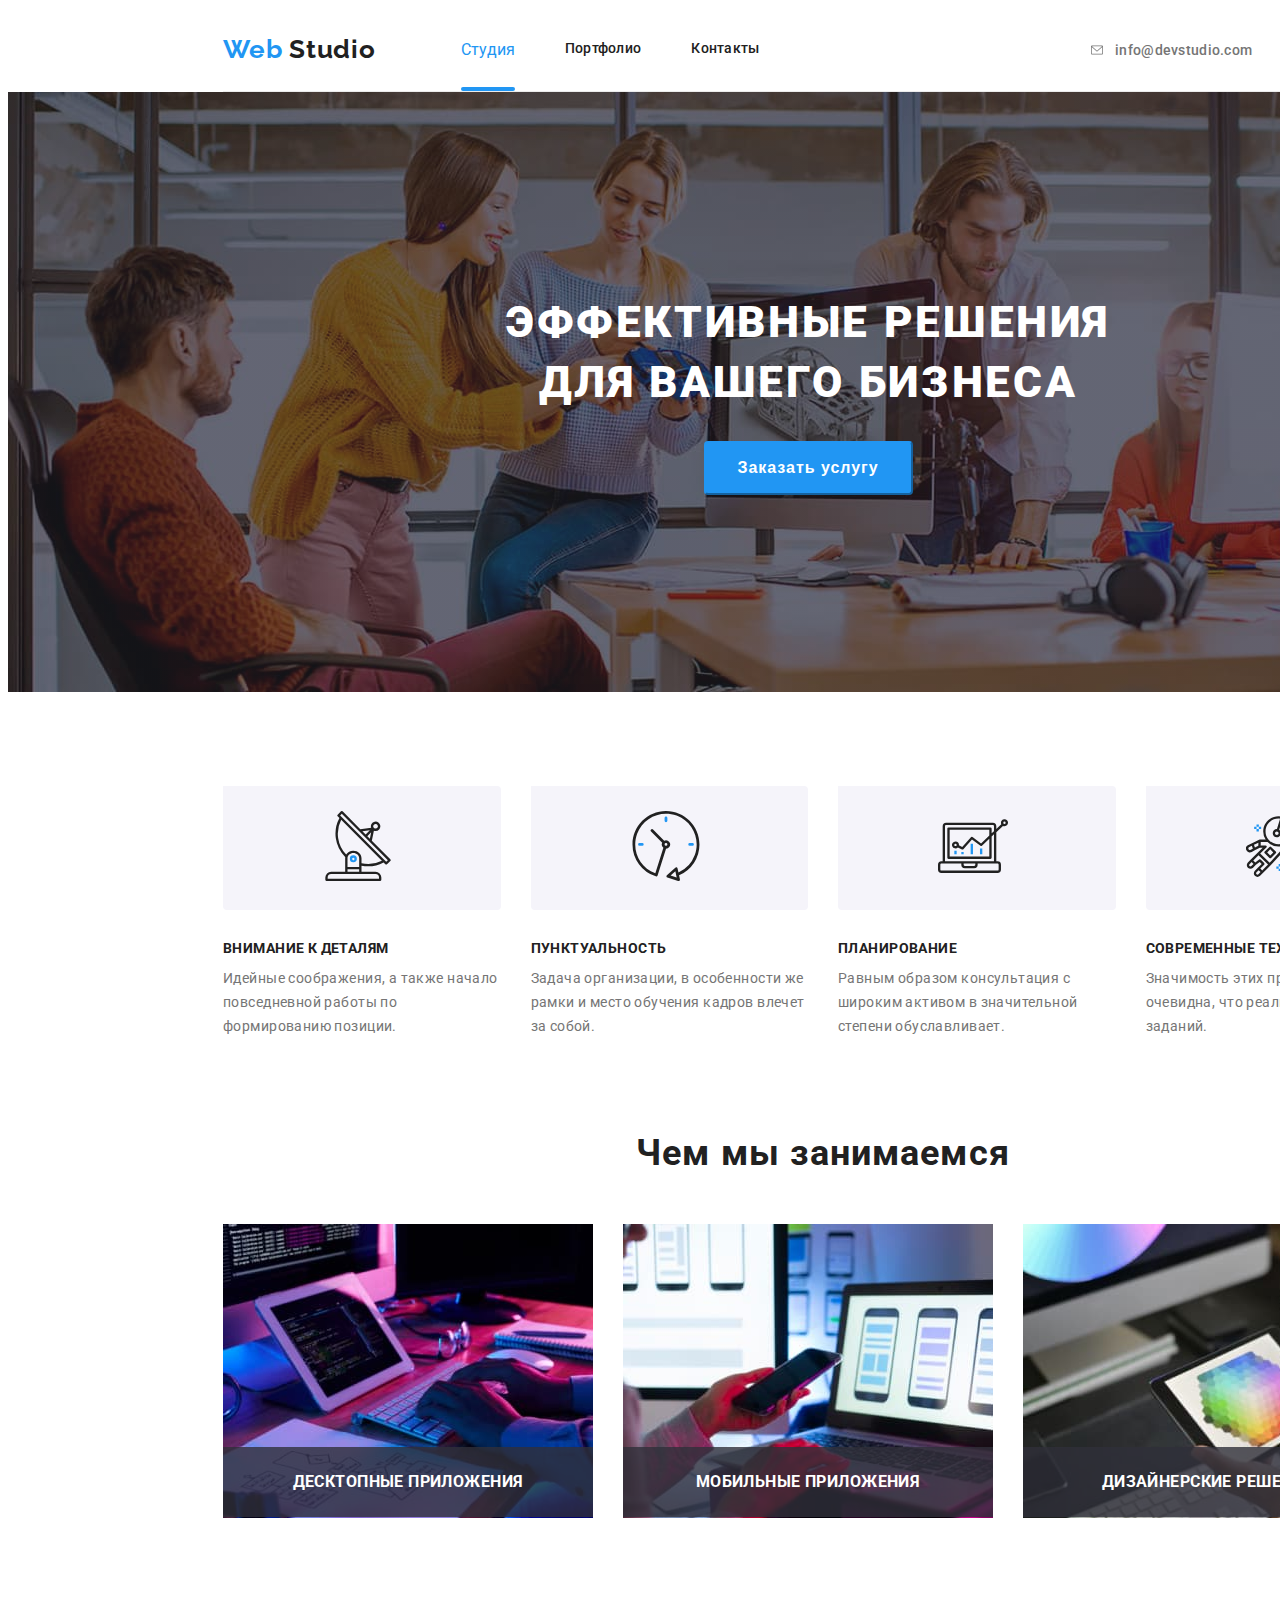
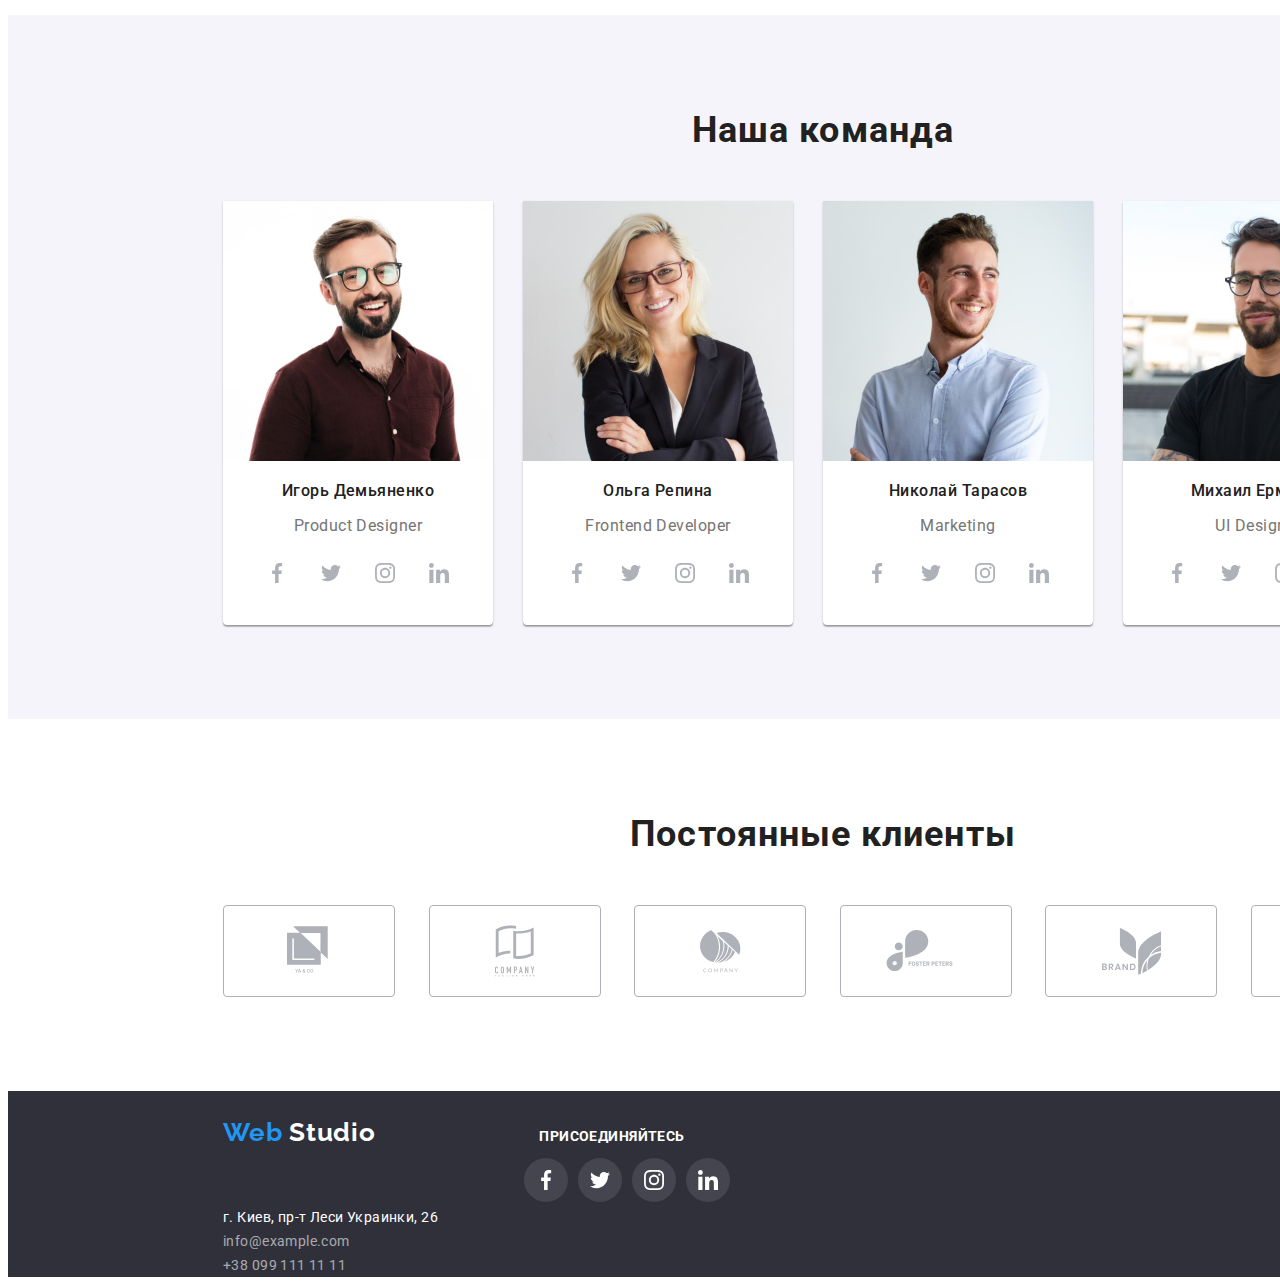
<file: index.html>
<!DOCTYPE html>
<html lang="ru">
  <head>
    <meta charset="UTF-8" />
    <meta name="viewport" content="width=device-width, initial-scale=1.0" />
    <title>Studio</title>
    <link rel="stylesheet" href="./css/styles.css" />
    <link
      href="https://fonts.googleapis.com/css2?family=Raleway:wght@700&family=Roboto:wght@400;700;900&display=swap"
      rel="stylesheet"
    />
  </head>

  <body>
    <!--шапка сайта-->
    <header>
      <div class="container">
        <nav class="main-nav">
          <a class="logo" href="/">
            <p>Web <span>Studio</span></p>
          </a>

          <ul class="list">
            <li class="list-item">
              <a href="#" class="list-link-current">Студия</a>
            </li>
            <li class="list-item">
              <a href="./portfolio.html" class="list-link">Портфолио</a>
            </li>
            <li class="list-item">
              <a href="#" class="list-link">Контакты</a>
            </li>
          </ul>

          <div class="auth-nav">
            <ul class="list">
              <li class="list-contacts">
                <a href="mailto:info@devstudio.com" class="contacts">
                  <svg style="width: 16px; height: 12px; margin-right: 10px;">
                    <use href="./images/icons/symbol-defs.svg#envelope"></use>
                  </svg>
                  info@devstudio.com
                </a>
              </li>
              <li class="list-contacts">
                <a href="tel:+380961111111" class="contacts">
                  <svg style="width: 10px; height: 16px; margin-right: 10px;">
                    <use href="./images/icons/symbol-defs.svg#smartphone"></use>
                  </svg>
                  +38 096 111 11 11</a
                >
              </li>
            </ul>
          </div>
        </nav>
      </div>
    </header>
    <main>
      <!--герой сайта-->
      <div class="container-hero">
        <section class="hero-section">
          <h1 class="hero-heading">
            Эффективные решения <br />
            для вашего бизнеса
          </h1>
          <button class="act-btn" data-modal-open>Заказать услугу</button>
        </section>
      </div>
      <!--Преимущества-->
      <section class="container">
        <h2 hidden>
          Наши преимущества
        </h2>
        <section class="benefits">
          <ul class="list">
            <li class="benefits-list">
              <div class="thumbs">
                <svg class="thumbs-icon">
                  <use
                    href="./images/icons/symbol-defs.svg#antenna"
                    width="70px"
                    height="70px"
                  ></use>
                </svg>
              </div>
              <h3 class="third-heading">Внимание к деталям</h3>
              <p class="text-p">
                Идейные соображения, а также начало повседневной работы по
                формированию позиции.
              </p>
            </li>
            <li class="benefits-list">
              <div class="thumbs">
                <svg class="thumbs-icon">
                  <use
                    href="./images/icons/symbol-defs.svg#clock"
                    width="70px"
                    height="70px"
                  ></use>
                </svg>
              </div>
              <h3 class="third-heading">Пунктуальность</h3>
              <p class="text-p">
                Задача организации, в особенности же рамки и место обучения
                кадров влечет за собой.
              </p>
            </li>
            <li class="benefits-list">
              <div class="thumbs">
                <svg class="thumbs-icon">
                  <use
                    href="./images/icons/symbol-defs.svg#diagram"
                    width="70px"
                    height="70px"
                  ></use>
                </svg>
              </div>
              <h3 class="third-heading">Планирование</h3>
              <p class="text-p">
                Равным образом консультация с широким активом в значительной
                степени обуславливает.
              </p>
            </li>
            <li class="benefits-list">
              <div class="thumbs">
                <svg class="thumbs-icon">
                  <use
                    href="./images/icons/symbol-defs.svg#astronaut"
                    width="70px"
                    height="70px"
                  ></use>
                </svg>
              </div>
              <h3 class="third-heading">Современные технологии</h3>
              <p class="text-p">
                Значимость этих проблем настолько очевидна, что реализация
                плановых заданий.
              </p>
            </li>
          </ul>
        </section>
      </section>
      <!--Чем мы занимаемся-->
      <section class="container">
        <h2 class="second-heading">Чем мы занимаемся</h2>
        <ul class="list">
          <li class="third-heading-white">
            <img src="./images/one.jpg" alt="ноутбук" />
            <h3 class="achivements">Десктопные приложения</h3>
          </li>
          <li class="third-heading-white">
            <img src="./images/two.jpg" alt="телефон" />
            <h3 class="achivements">Мобильные приложения</h3>
          </li>
          <li class="third-heading-white">
            <img src="./images/three.jpg" alt="компьютер" />
            <h3 class="achivements">Дизайнерские решения</h3>
          </li>
        </ul>
      </section>
      <!--personnel-->

      <section class="container us">
        <h2 class="second-heading">Наша команда</h2>
        <ul class="list">
          <li class="people">
            <img
              src="./images/igor.jpg"
              alt="Игорь Демьяненко"
              width="270"
              height="260"
            />
            <h3 class="names">Игорь Демьяненко</h3>
            <p class="positions">Product Designer</p>
            <ul class="list social-icons-list">
              <li class="social-icons-item">
                <a href="" class="social-icons-link" aria-label="facebook">
                  <svg class="social-icon" width="20" height="20">
                    <use href="./images/icons/symbol-defs.svg#facebook"></use>
                  </svg>
                </a>
              </li>
              <li class="social-icons-item">
                <a href="" class="social-icons-link" aria-label="twitter">
                  <svg class="social-icon" width="20" height="20">
                    <use href="./images/icons/symbol-defs.svg#twitter"></use>
                  </svg>
                </a>
              </li>
              <li class="social-icons-item">
                <a href="" class="social-icons-link" aria-label="instagram">
                  <svg class="social-icon" width="20" height="20">
                    <use href="./images/icons/symbol-defs.svg#instagram"></use>
                  </svg>
                </a>
              </li>
              <li class="social-icons-item">
                <a href="" class="social-icons-link" aria-label="linkedin">
                  <svg class="social-icon" width="20" height="20">
                    <use href="./images/icons/symbol-defs.svg#linkedin"></use>
                  </svg>
                </a>
              </li>
            </ul>
          </li>

          <li class="people">
            <img
              src="./images/olga.jpg"
              alt="Ольга Репина"
              width="270"
              height="260"
            />
            <h3 class="names">Ольга Репина</h3>
            <p class="positions">Frontend Developer</p>
            <ul class="list social-icons-list">
              <li class="social-icons-item">
                <a href="" class="social-icons-link" aria-label="facebook">
                  <svg class="social-icon" width="20" height="20">
                    <use href="./images/icons/symbol-defs.svg#facebook"></use>
                  </svg>
                </a>
              </li>
              <li class="social-icons-item">
                <a href="" class="social-icons-link" aria-label="twitter">
                  <svg class="social-icon" width="20" height="20">
                    <use href="./images/icons/symbol-defs.svg#twitter"></use>
                  </svg>
                </a>
              </li>
              <li class="social-icons-item">
                <a href="" class="social-icons-link" aria-label="instagram">
                  <svg class="social-icon" width="20" height="20">
                    <use href="./images/icons/symbol-defs.svg#instagram"></use>
                  </svg>
                </a>
              </li>
              <li class="social-icons-item">
                <a href="" class="social-icons-link" aria-label="linkedin">
                  <svg class="social-icon" width="20" height="20">
                    <use href="./images/icons/symbol-defs.svg#linkedin"></use>
                  </svg>
                </a>
              </li>
            </ul>
          </li>

          <li class="people">
            <img
              src="./images/nikolai.jpg"
              alt="Николай Тарасов"
              width="270"
              height="260"
            />
            <h3 class="names">Николай Тарасов</h3>
            <p class="positions">Marketing</p>
            <ul class="list social-icons-list">
              <li class="social-icons-item">
                <a href="" class="social-icons-link" aria-label="facebook">
                  <svg class="social-icon" width="20" height="20">
                    <use href="./images/icons/symbol-defs.svg#facebook"></use>
                  </svg>
                </a>
              </li>
              <li class="social-icons-item">
                <a href="" class="social-icons-link" aria-label="twitter">
                  <svg class="social-icon" width="20" height="20">
                    <use href="./images/icons/symbol-defs.svg#twitter"></use>
                  </svg>
                </a>
              </li>
              <li class="social-icons-item">
                <a href="" class="social-icons-link" aria-label="instagram">
                  <svg class="social-icon" width="20" height="20">
                    <use href="./images/icons/symbol-defs.svg#instagram"></use>
                  </svg>
                </a>
              </li>
              <li class="social-icons-item">
                <a href="" class="social-icons-link" aria-label="linkedin">
                  <svg class="social-icon" width="20" height="20">
                    <use href="./images/icons/symbol-defs.svg#linkedin"></use>
                  </svg>
                </a>
              </li>
            </ul>
          </li>

          <li class="people">
            <img
              src="./images/mikhail.jpg"
              alt="Михаил Ермаков"
              width="270"
              height="260"
            />
            <h3 class="names">Михаил Ермаков</h3>
            <p class="positions">UI Designer</p>
            <ul class="list social-icons-list">
              <li class="social-icons-item">
                <a href="" class="social-icons-link" aria-label="facebook">
                  <svg class="social-icon" width="20" height="20">
                    <use href="./images/icons/symbol-defs.svg#facebook"></use>
                  </svg>
                </a>
              </li>
              <li class="social-icons-item">
                <a href="" class="social-icons-link" aria-label="twitter">
                  <svg class="social-icon" width="20" height="20">
                    <use href="./images/icons/symbol-defs.svg#twitter"></use>
                  </svg>
                </a>
              </li>
              <li class="social-icons-item">
                <a href="" class="social-icons-link" aria-label="instagram">
                  <svg class="social-icon" width="20" height="20">
                    <use href="./images/icons/symbol-defs.svg#instagram"></use>
                  </svg>
                </a>
              </li>
              <li class="social-icons-item">
                <a href="" class="social-icons-link" aria-label="linkedin">
                  <svg class="social-icon" width="20" height="20">
                    <use href="./images/icons/symbol-defs.svg#linkedin"></use>
                  </svg>
                </a>
              </li>
            </ul>
          </li>
        </ul>
      </section>

      <!--Постоянные клиенты-->
      <section class="container">
        <h2 class="second-heading">Постоянные клиенты</h2>
        <ul class="list clients">
          <li class="clients">
            <a href="" class="clients-link">
              <svg style="width: 45px; height: 50px;">
                <use href="./images/icons/symbol-defs-clients.svg#logo-1"></use>
              </svg>
            </a>
          </li>
          <li class="clients">
            <a href="" class="clients-link">
              <svg style="width: 40px; height: 52px;">
                <use href="./images/icons/symbol-defs-clients.svg#logo-2"></use>
              </svg>
            </a>
          </li>
          <li class="clients">
            <a href="" class="clients-link">
              <svg style="width: 41px; height: 43px;">
                <use href="./images/icons/symbol-defs-clients.svg#logo-3"></use>
              </svg>
            </a>
          </li>
          <li class="clients">
            <a href="" class="clients-link">
              <svg style="width: 80px; height: 42px;">
                <use href="./images/icons/symbol-defs-clients.svg#logo-4"></use>
              </svg>
            </a>
          </li>
          <li class="clients">
            <a href="" class="clients-link">
              <svg style="width: 59px; height: 47px;">
                <use href="./images/icons/symbol-defs-clients.svg#logo-5"></use>
              </svg>
            </a>
          </li>
          <li class="clients">
            <a href="" class="clients-link">
              <svg style="width: 89px; height: 46px;">
                <use href="./images/icons/symbol-defs-clients.svg#logo-6"></use>
              </svg>
            </a>
          </li>
        </ul>
      </section>
    </main>
    <!--footer -->
    <footer class="container">
      <div class="footer-nav">
        <section>
          <h2 hidden>adress</h2>
          <a class="logo" href="/">
            <p>Web <span class="footer-logo">Studio</span></p>
          </a>
          <address class="adress">
            г. Киев, пр-т Леси Украинки, 26
            <a href="mailto:info@example.com" class="to-reach"
              >info@example.com</a
            >
            <br />
            <a href="tel:+380991111111" class="to-reach">+38 099 111 11 11</a>
          </address>
        </section>
        <section>
          <h2 hidden>social media</h2>
          <p class="third-heading-white footer">присоединяйтесь</p>
          <ul class="list social-icons-list">
            <li class="social-icons-item">
              <a href="" class="social-icons-link footer" aria-label="facebook">
                <svg class="social-icon footer" width="20" height="20">
                  <use href="./images/icons/symbol-defs.svg#facebook"></use>
                </svg>
              </a>
            </li>
            <li class="social-icons-item">
              <a href="" class="social-icons-link footer" aria-label="twitter">
                <svg class="social-icon footer" width="20" height="20">
                  <use href="./images/icons/symbol-defs.svg#twitter"></use>
                </svg>
              </a>
            </li>
            <li class="social-icons-item">
              <a
                href=""
                class="social-icons-link footer"
                aria-label="instagram"
              >
                <svg class="social-icon footer" width="20" height="20">
                  <use href="./images/icons/symbol-defs.svg#instagram"></use>
                </svg>
              </a>
            </li>
            <li class="social-icons-item">
              <a href="" class="social-icons-link footer" aria-label="linkedin">
                <svg class="social-icon footer" width="20" height="20">
                  <use href="./images/icons/symbol-defs.svg#linkedin"></use>
                </svg>
              </a>
            </li>
          </ul>
        </section>
        <!-- <section >
        <h2 hidden>to reach</h2>
        <p class="third-heading-white footer">Подпишитесь на рассылку</p>
        <button class="act-btn-foot">Подписаться</button>
      </section> -->
      </div>
    </footer>

    <!--модальное окно-->
    <div class="backdrop is-hidden" data-modal>
      <div class="modal">
        <button class="btn-close" data-modal-close>
          <svg
            width="11"
            height="11"
            viewBox="0 0 11 11"
            fill="none"
            xmlns="http://www.w3.org/2000/svg"
          >
            <path
              d="M11 1.10786L9.89214 0L5.5 4.39214L1.10786 0L0 1.10786L4.39214 5.5L0 9.89214L1.10786 11L5.5 6.60786L9.89214 11L11 9.89214L6.60786 5.5L11 1.10786Z"
              fill="black"
            />
          </svg>
        </button>
      </div>
    </div>
    <script src="./js/modal.js"></script>
  </body>
</html>
</file>
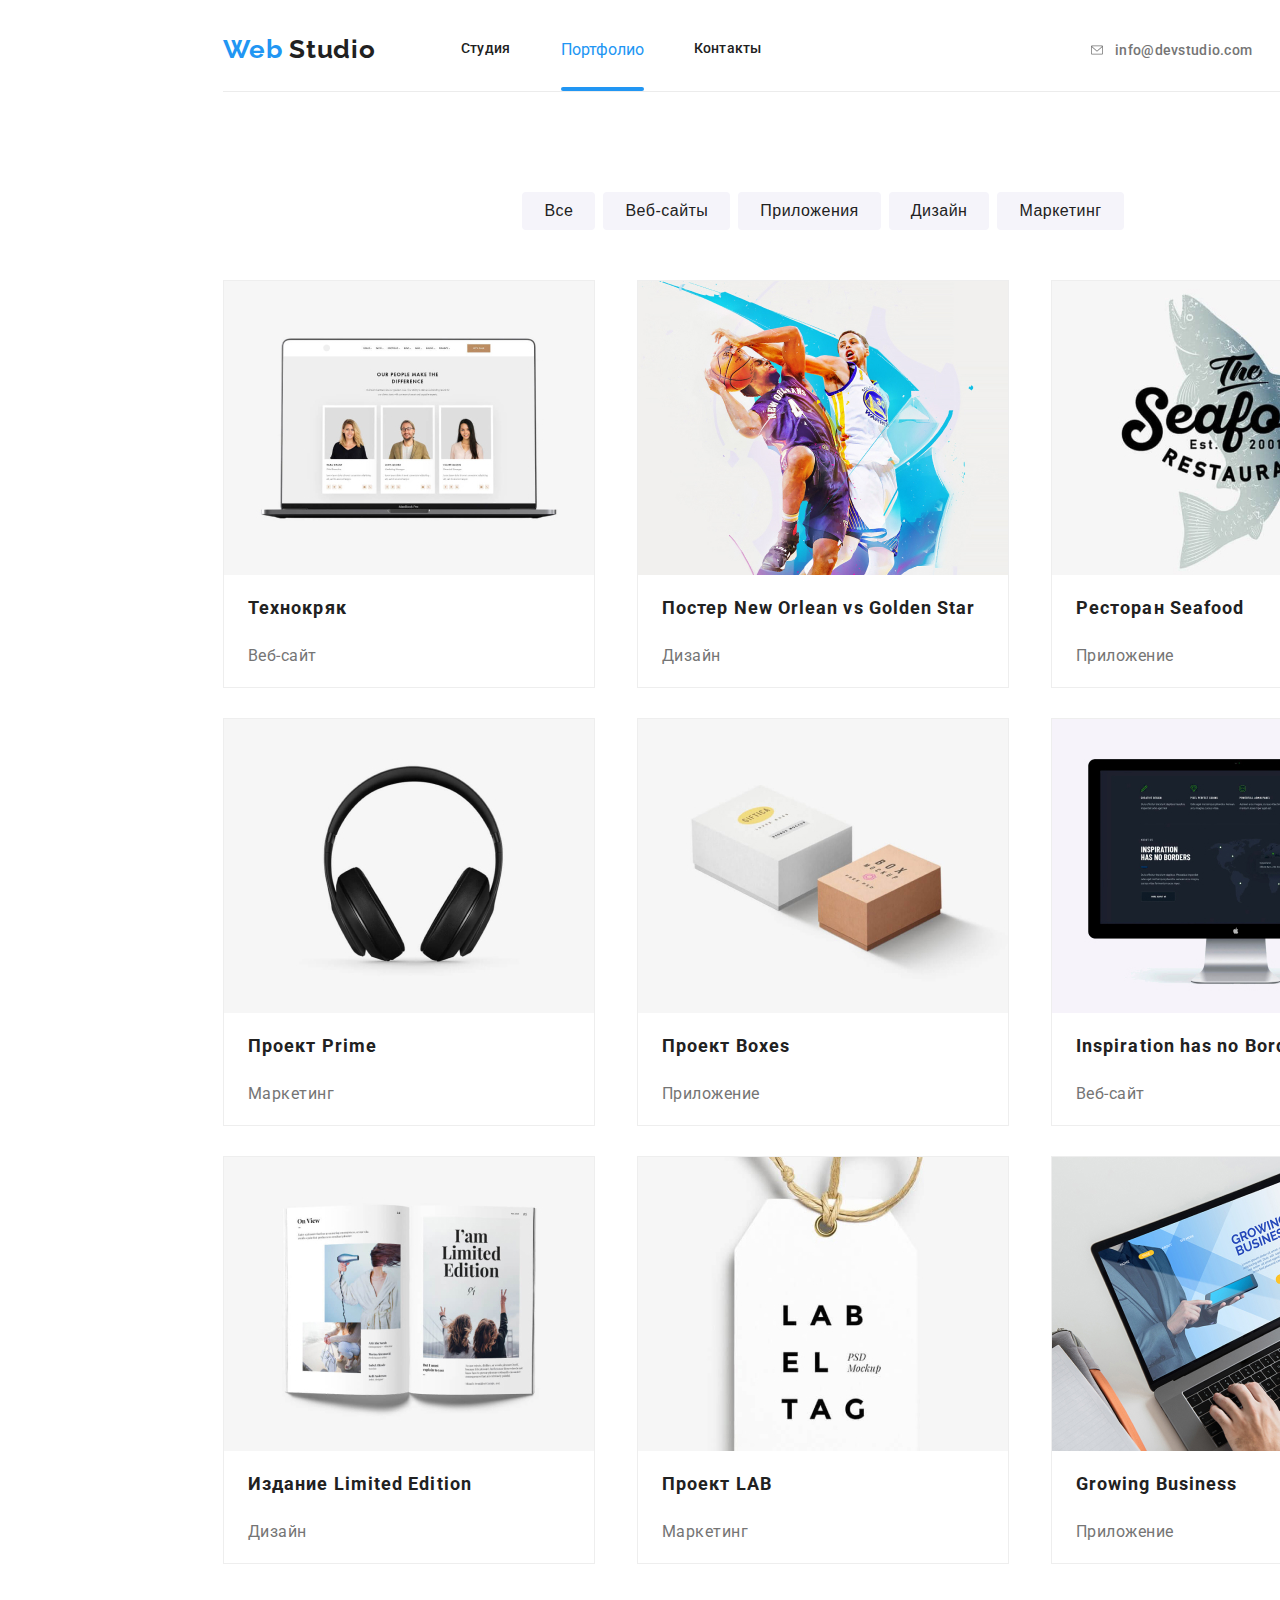
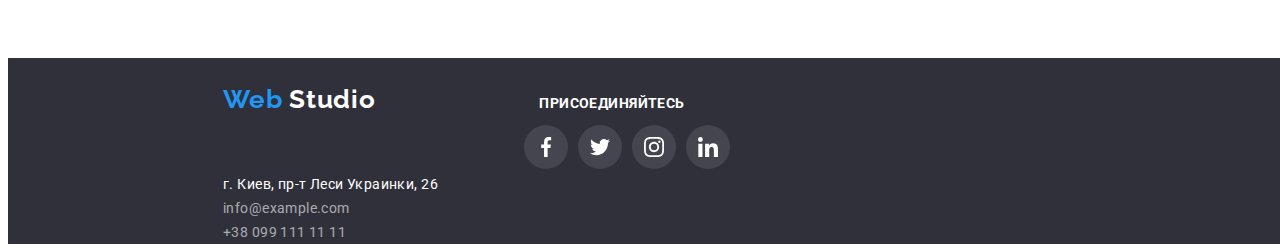
<file: portfolio.html>
<!DOCTYPE html>
<html lang="ru">
  <head>
    <meta charset="UTF-8" />
    <meta name="viewport" content="width=device-width, initial-scale=1.0" />
    <title>Portfolio</title>
    <link rel="stylesheet" href="./css/styles.css" />
    <link
      href="https://fonts.googleapis.com/css2?family=Raleway:wght@700&family=Roboto:wght@400;700;900&display=swap"
      rel="stylesheet"
    />
  </head>

  <body>
    <!--шапка сайта-->
    <header>
      <div class="container">
        <nav class="main-nav">
          <a class="logo" href="/">
            <p>Web <span>Studio</span></p>
          </a>

          <ul class="list">
            <li class="list-item">
              <a href="./index.html" class="list-link">Студия</a>
            </li>
            <li class="list-item">
              <a href="#" class="list-link-current">Портфолио</a>
            </li>
            <li class="list-item">
              <a href="#" class="list-link">Контакты</a>
            </li>
          </ul>

          <div class="auth-nav">
            <ul class="list">
              <li class="list-contacts">
                <a href="mailto:info@devstudio.com" class="contacts">
                  <svg style="width: 16px; height: 12px; margin-right: 10px;">
                    <use href="./images/icons/symbol-defs.svg#envelope"></use>
                  </svg>
                  info@devstudio.com
                </a>
              </li>
              <li class="list-contacts">
                <a href="tel:+380961111111" class="contacts">
                  <svg style="width: 10px; height: 16px; margin-right: 10px;">
                    <use href="./images/icons/symbol-defs.svg#smartphone"></use>
                  </svg>
                  +38 096 111 11 11</a
                >
              </li>
            </ul>
          </div>
        </nav>
      </div>
    </header>

    <!--наши работы-->
    <main>
      <div class="container btns">
        <h1 hidden>Our projects</h1>
        <button type="button" class="filters">Все</button>
        <button type="button" class="filters">Веб-сайты</button>
        <button type="button" class="filters">Приложения</button>
        <button type="button" class="filters">Дизайн</button>
        <button type="button" class="filters">Маркетинг</button>
      </div>
      <section>
        <h2 hidden>gallery</h2>
        <div class="container portfolio">
          <ul class="list portfolio">
            <li class="portfolio-item">
              <a href="" class="portfolio-link">
                <div class="overlay">
                  <p class="full-descr">
                    Технокряк это современная площадка распространения
                    коронавируса. Компании используют эту платформу для
                    цифрового шпионажа и атак на защищённые сервера конкурентов.
                  </p>
                  <img
                    src="./images/technocriak.jpg"
                    alt="people"
                    width="370"
                    height="294"
                  />
                </div>
                <h2 class="works">Технокряк</h2>
                <p class="work-descr">Веб-сайт</p>
              </a>
            </li>
            <li class="portfolio-item">
              <a href="#" class="portfolio-link">
                <div class="overlay">
                  <p class="full-descr">
                    Технокряк это современная площадка распространения
                    коронавируса. Компании используют эту платформу для
                    цифрового шпионажа и атак на защищённые сервера конкурентов.
                  </p>
                  <img
                    src="./images/no-vs-gs.jpg"
                    alt="basketball"
                    width="370"
                    height="294"
                  />
                </div>
                <h2 class="works">Постер New Orlean vs Golden Star</h2>
                <p class="work-descr">Дизайн</p>
              </a>
            </li>
            <li class="portfolio-item">
              <a href="#" class="portfolio-link">
                <div class="overlay">
                  <p class="full-descr">
                    Технокряк это современная площадка распространения
                    коронавируса. Компании используют эту платформу для
                    цифрового шпионажа и атак на защищённые сервера конкурентов.
                  </p>
                  <img
                    src="./images/seafood.jpg"
                    alt="fish"
                    width="370"
                    height="294"
                  />
                </div>
                <h2 class="works">Ресторан Seafood</h2>
                <p class="work-descr">Приложение</p>
              </a>
            </li>
            <li class="portfolio-item">
              <a href="#" class="portfolio-link">
                <div class="overlay">
                  <p class="full-descr">
                    Технокряк это современная площадка распространения
                    коронавируса. Компании используют эту платформу для
                    цифрового шпионажа и атак на защищённые сервера конкурентов.
                  </p>
                  <img
                    src="./images/prime-ears.jpg"
                    alt="ear-tabs"
                    width="370"
                    height="294"
                  />
                </div>
                <h2 class="works">Проект Prime</h2>
                <p class="work-descr">Маркетинг</p>
              </a>
            </li>
            <li class="portfolio-item">
              <a href="#" class="portfolio-link">
                <div class="overlay">
                  <p class="full-descr">
                    Технокряк это современная площадка распространения
                    коронавируса. Компании используют эту платформу для
                    цифрового шпионажа и атак на защищённые сервера конкурентов.
                  </p>
                  <img
                    src="./images/boxes.jpg"
                    alt="boxes"
                    width="370"
                    height="294"
                  />
                </div>
                <h2 class="works">Проект Boxes</h2>
                <p class="work-descr">Приложение</p>
              </a>
            </li>
            <li class="portfolio-item">
              <a href="#" class="portfolio-link">
                <div class="overlay">
                  <p class="full-descr">
                    Технокряк это современная площадка распространения
                    коронавируса. Компании используют эту платформу для
                    цифрового шпионажа и атак на защищённые сервера конкурентов.
                  </p>
                  <img
                    src="./images/inspir.jpg"
                    alt="monitor"
                    width="370"
                    height="294"
                  />
                </div>
                <h2 class="works">Inspiration has no Borders</h2>
                <p class="work-descr">Веб-сайт</p>
              </a>
            </li>
            <li class="portfolio-item">
              <a href="#" class="portfolio-link">
                <div class="overlay">
                  <p class="full-descr">
                    Технокряк это современная площадка распространения
                    коронавируса. Компании используют эту платформу для
                    цифрового шпионажа и атак на защищённые сервера конкурентов.
                  </p>
                  <img
                    src="./images/limited.jpg"
                    alt="journal"
                    width="370"
                    height="294"
                  />
                </div>
                <h2 class="works">Издание Limited Edition</h2>
                <p class="work-descr">Дизайн</p>
              </a>
            </li>
            <li class="portfolio-item">
              <a href="#" class="portfolio-link">
                <div class="overlay">
                  <p class="full-descr">
                    Технокряк это современная площадка распространения
                    коронавируса. Компании используют эту платформу для
                    цифрового шпионажа и атак на защищённые сервера конкурентов.
                  </p>
                  <img
                    src="./images/lab.jpg"
                    alt="label"
                    width="370"
                    height="294"
                  />
                </div>
                <h2 class="works">Проект LAB</h2>
                <p class="work-descr">Маркетинг</p>
              </a>
            </li>
            <li class="portfolio-item">
              <a href="#" class="portfolio-link">
                <div class="overlay">
                  <p class="full-descr">
                    Технокряк это современная площадка распространения
                    коронавируса. Компании используют эту платформу для
                    цифрового шпионажа и атак на защищённые сервера конкурентов.
                  </p>
                  <img
                    src="./images/GrowBusi.jpg"
                    alt="note-typing"
                    width="370"
                    height="294"
                  />
                </div>
                <h2 class="works">Growing Business</h2>
                <p class="work-descr">Приложение</p>
              </a>
            </li>
          </ul>
        </div>
      </section>
    </main>

    <!--footer -->
    <footer class="container">
      <div class="footer-nav">
        <section>
          <h2 hidden>adress</h2>
          <a class="logo" href="/">
            <p>Web <span class="footer-logo">Studio</span></p>
          </a>
          <address class="adress">
            г. Киев, пр-т Леси Украинки, 26
            <a href="mailto:info@example.com" class="to-reach"
              >info@example.com</a
            >
            <br />
            <a href="tel:+380991111111" class="to-reach">+38 099 111 11 11</a>
          </address>
        </section>
        <section>
          <h2 hidden>social media</h2>
          <p class="third-heading-white footer">присоединяйтесь</p>
          <ul class="list social-icons-list">
            <li class="social-icons-item">
              <a href="" class="social-icons-link footer" aria-label="facebook">
                <svg class="social-icon footer" width="20" height="20">
                  <use href="./images/icons/symbol-defs.svg#facebook"></use>
                </svg>
              </a>
            </li>
            <li class="social-icons-item">
              <a href="" class="social-icons-link footer" aria-label="twitter">
                <svg class="social-icon footer" width="20" height="20">
                  <use href="./images/icons/symbol-defs.svg#twitter"></use>
                </svg>
              </a>
            </li>
            <li class="social-icons-item">
              <a
                href=""
                class="social-icons-link footer"
                aria-label="instagram"
              >
                <svg class="social-icon footer" width="20" height="20">
                  <use href="./images/icons/symbol-defs.svg#instagram"></use>
                </svg>
              </a>
            </li>
            <li class="social-icons-item">
              <a href="" class="social-icons-link footer" aria-label="linkedin">
                <svg class="social-icon footer" width="20" height="20">
                  <use href="./images/icons/symbol-defs.svg#linkedin"></use>
                </svg>
              </a>
            </li>
          </ul>
        </section>
        <!-- <section>
          <h2 hidden>to reach</h2>
          <p class="third-heading-white footer">Подпишитесь на рассылку</p>
          <button class="act-btn-foot">Подписаться</button>
        </section> -->
      </div>
    </footer>
  </body>
</html>
</file>
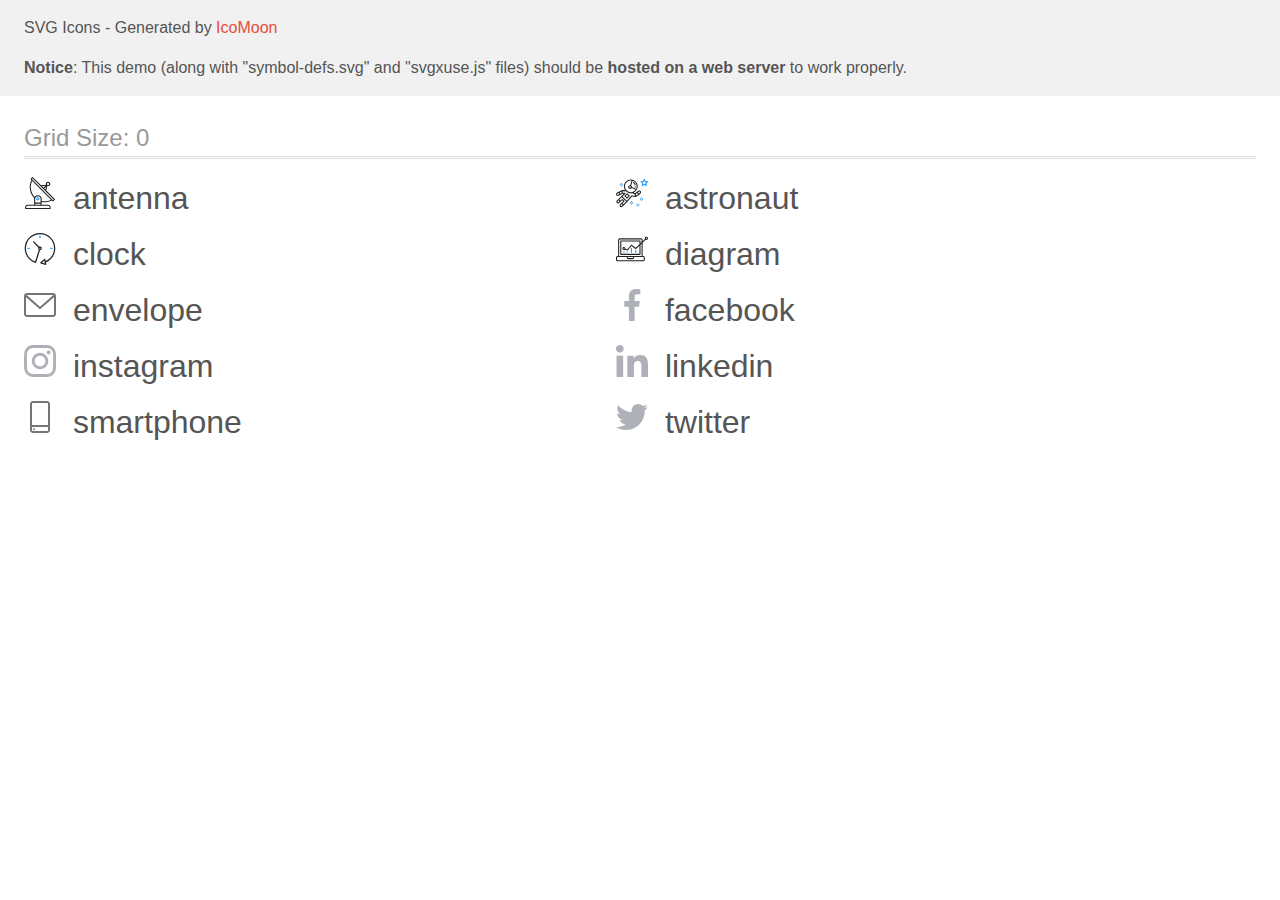
<file: images/icomoon/demo-external-svg.html>
<!doctype html>
<html>
<head>
    <title>IcoMoon - SVG Icons</title>
    <meta charset="utf-8">
    <meta name="viewport" content="width=device-width, initial-scale=1">
    <link rel="stylesheet" href="demo-files/demo.css">
    <link rel="stylesheet" href="style.css">
</head>
<body>
<header class="bgc1 clearfix">
<div class="mhl">
    <p>SVG Icons - Generated by <a href="https://icomoon.io/app">IcoMoon</a></p><p><strong>Notice</strong>: This demo (along with "symbol-defs.svg" and "svgxuse.js" files) should be <b>hosted on a web server</b> to work properly.</p>
</div>
</header>
    <div class="clearfix mhl ptl">
        <h1 class="mvm mtn fgc1">Grid Size: 0</h1>
        <div class="glyph fs1">
            <div class="clearfix pbs">
                <svg class="icon antenna"><use xlink:href="symbol-defs.svg#antenna"></use></svg><span class="name"> antenna</span>
            </div>
        </div>
        <div class="glyph fs1">
            <div class="clearfix pbs">
                <svg class="icon astronaut"><use xlink:href="symbol-defs.svg#astronaut"></use></svg><span class="name"> astronaut</span>
            </div>
        </div>
        <div class="glyph fs1">
            <div class="clearfix pbs">
                <svg class="icon clock"><use xlink:href="symbol-defs.svg#clock"></use></svg><span class="name"> clock</span>
            </div>
        </div>
        <div class="glyph fs1">
            <div class="clearfix pbs">
                <svg class="icon diagram"><use xlink:href="symbol-defs.svg#diagram"></use></svg><span class="name"> diagram</span>
            </div>
        </div>
        <div class="glyph fs1">
            <div class="clearfix pbs">
                <svg class="icon envelope"><use xlink:href="symbol-defs.svg#envelope"></use></svg><span class="name"> envelope</span>
            </div>
        </div>
        <div class="glyph fs1">
            <div class="clearfix pbs">
                <svg class="icon facebook"><use xlink:href="symbol-defs.svg#facebook"></use></svg><span class="name"> facebook</span>
            </div>
        </div>
        <div class="glyph fs1">
            <div class="clearfix pbs">
                <svg class="icon instagram"><use xlink:href="symbol-defs.svg#instagram"></use></svg><span class="name"> instagram</span>
            </div>
        </div>
        <div class="glyph fs1">
            <div class="clearfix pbs">
                <svg class="icon linkedin"><use xlink:href="symbol-defs.svg#linkedin"></use></svg><span class="name"> linkedin</span>
            </div>
        </div>
        <div class="glyph fs1">
            <div class="clearfix pbs">
                <svg class="icon smartphone"><use xlink:href="symbol-defs.svg#smartphone"></use></svg><span class="name"> smartphone</span>
            </div>
        </div>
        <div class="glyph fs1">
            <div class="clearfix pbs">
                <svg class="icon twitter"><use xlink:href="symbol-defs.svg#twitter"></use></svg><span class="name"> twitter</span>
            </div>
        </div>
  </div>
<script defer src="svgxuse.js"></script>
</body>
</html>
</file>
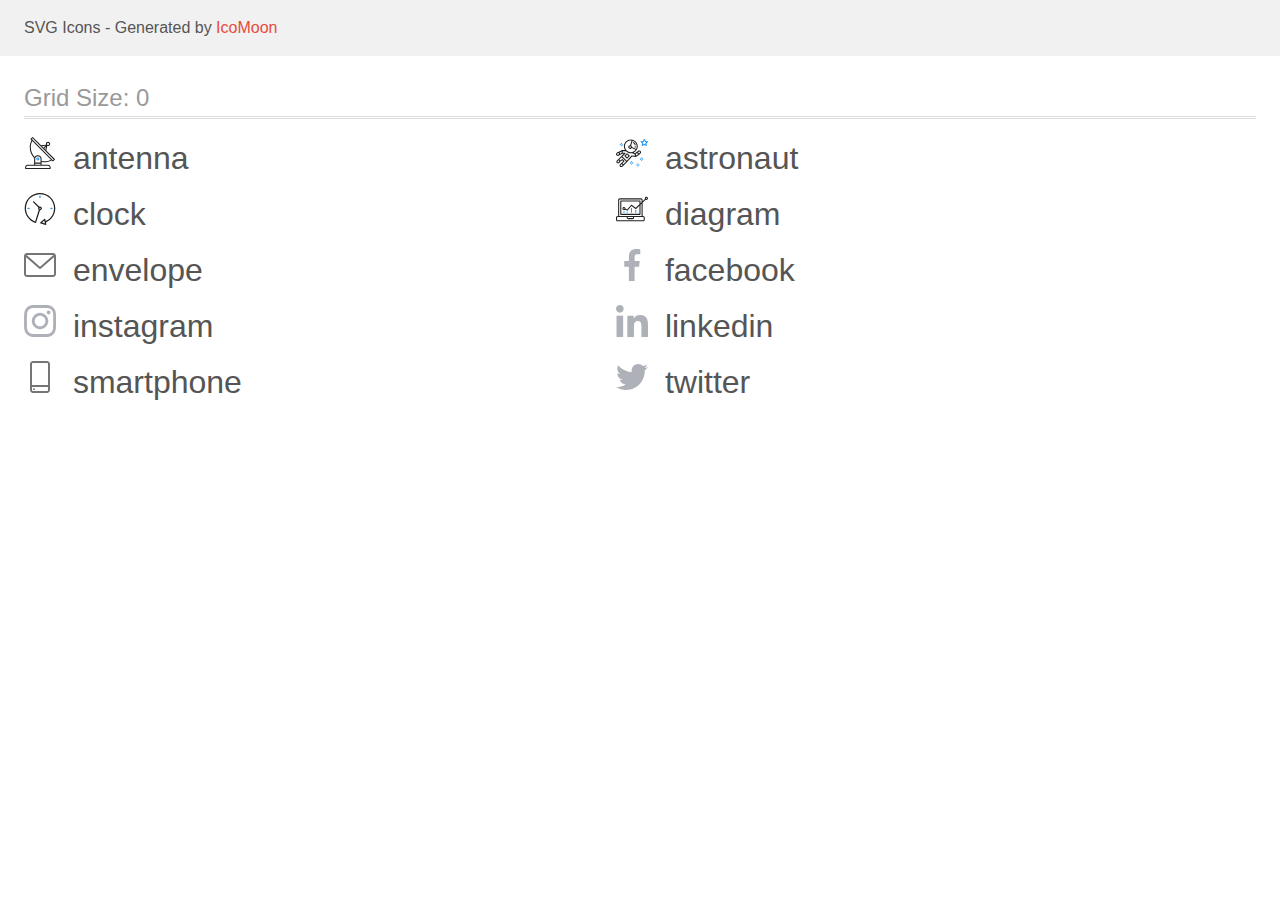
<file: images/icomoon/demo.html>
<!doctype html>
<html>
<head>
    <title>IcoMoon - SVG Icons</title>
    <meta charset="utf-8">
    <meta name="viewport" content="width=device-width, initial-scale=1">
    <link rel="stylesheet" href="demo-files/demo.css">
    <link rel="stylesheet" href="style.css">
</head>
<body>
<svg aria-hidden="true" style="position: absolute; width: 0; height: 0; overflow: hidden;" version="1.1" xmlns="http://www.w3.org/2000/svg" xmlns:xlink="http://www.w3.org/1999/xlink">
<defs>
<symbol id="antenna" viewBox="0 0 32 32">
<path fill="#212121" style="fill: var(--color1, #212121)" d="M30.773 22.098l-8.443-8.505 0.937-4.615c0.242 0.094 0.499 0.144 0.758 0.146h0.006c1.192 0.014 2.17-0.941 2.184-2.133s-0.941-2.17-2.133-2.184c-1.192-0.014-2.17 0.941-2.184 2.133-0.003 0.255 0.039 0.509 0.125 0.749l-4.96 0.605-8.091-8.133c-0.099-0.101-0.235-0.159-0.377-0.16-0.14 0.001-0.274 0.056-0.373 0.155l-1.513 1.504c-0.208 0.208-0.208 0.546 0 0.754l0.814 0.826c-3.153 5.798-2.129 12.978 2.519 17.663 0.043 0.041 0.092 0.074 0.146 0.098-0.034 0.18-0.051 0.364-0.052 0.547v6.187h-6.4c-1.472 0.002-2.665 1.195-2.667 2.667v1.067c0 0.295 0.239 0.533 0.533 0.533h24.533c0.295 0 0.533-0.239 0.533-0.533v-1.067c-0.002-1.472-1.195-2.665-2.667-2.667h-6.4v-2.742c1.003 0.21 2.024 0.317 3.049 0.32 2.458-0.003 4.877-0.615 7.040-1.783l0.818 0.823c0.099 0.101 0.235 0.159 0.377 0.16 0.14-0.001 0.274-0.056 0.373-0.155l1.512-1.504c0.208-0.208 0.208-0.546 0-0.754zM23.28 6.233c0.418-0.415 1.093-0.414 1.508 0.004s0.414 1.093-0.004 1.508c-0.2 0.199-0.47 0.31-0.752 0.31h-0.003c-0.589-0.003-1.064-0.483-1.061-1.072 0.001-0.282 0.114-0.552 0.314-0.751h-0.002zM22.024 9.738l-0.598 2.946-1.175-1.182 1.774-1.763zM21.418 8.836l-1.92 1.909-1.485-1.493 3.405-0.415zM24.004 28.8c0.884 0 1.6 0.716 1.6 1.6v0.533h-23.467v-0.533c0-0.884 0.716-1.6 1.6-1.6h20.267zM16.537 26.667v1.067h-5.333v-1.067h5.333zM11.204 25.6v-4.053c0-1.294 1.196-2.347 2.667-2.347s2.667 1.053 2.667 2.347v4.053h-5.333zM17.604 23.904v-2.357c0-1.882-1.675-3.413-3.733-3.413-1.331-0.020-2.576 0.657-3.281 1.786-4.058-4.274-4.971-10.645-2.279-15.887l18.602 18.708c-2.872 1.461-6.165 1.873-9.309 1.163zM28.893 23.22l-21.057-21.181 0.755-0.752 7.935 7.98c0.004 0 0.006 0.007 0.010 0.010l13.115 13.191-0.757 0.752z"></path>
<path fill="#2196f3" style="fill: var(--color2, #2196f3)" d="M13.876 20.267h-0.005c-0.884-0.001-1.601 0.714-1.602 1.598s0.714 1.601 1.598 1.602h0.005c0.884 0.001 1.601-0.714 1.602-1.598s-0.714-1.601-1.598-1.602zM14.249 22.245c-0.1 0.1-0.236 0.156-0.378 0.155-0.295-0.002-0.532-0.242-0.53-0.536 0.001-0.141 0.057-0.276 0.157-0.375s0.233-0.154 0.373-0.155c0.295 0.002 0.532 0.241 0.531 0.536-0.001 0.141-0.057 0.276-0.157 0.375h0.005z"></path>
</symbol>
<symbol id="astronaut" viewBox="0 0 32 32">
<path fill="#2196f3" style="fill: var(--color2, #2196f3)" d="M31.974 4.524c-0.063-0.193-0.229-0.333-0.43-0.363l-1.91-0.278-0.855-1.731c-0.179-0.365-0.777-0.365-0.956 0l-0.855 1.731-1.91 0.278c-0.201 0.029-0.367 0.17-0.431 0.363-0.062 0.193-0.011 0.405 0.135 0.547l1.383 1.348-0.326 1.903c-0.034 0.2 0.048 0.402 0.212 0.522 0.166 0.121 0.382 0.135 0.562 0.040l1.709-0.899 1.709 0.899c0.078 0.041 0.164 0.061 0.249 0.061 0.11 0 0.221-0.034 0.314-0.102 0.164-0.119 0.246-0.322 0.212-0.522l-0.326-1.903 1.383-1.348c0.145-0.142 0.197-0.354 0.135-0.547zM29.511 5.851c-0.125 0.122-0.183 0.299-0.153 0.472l0.191 1.114-1-0.526c-0.078-0.041-0.163-0.061-0.249-0.061s-0.17 0.020-0.249 0.061l-1.001 0.526 0.191-1.114c0.030-0.173-0.028-0.349-0.153-0.472l-0.81-0.789 1.119-0.163c0.174-0.025 0.324-0.134 0.402-0.292l0.5-1.013 0.5 1.013c0.078 0.157 0.228 0.267 0.402 0.292l1.119 0.163-0.809 0.789z"></path>
<path fill="#2196f3" style="fill: var(--color2, #2196f3)" d="M26.134 20.522h-1.067v1.067h1.067v-1.067z"></path>
<path fill="#2196f3" style="fill: var(--color2, #2196f3)" d="M26.134 22.656h-1.067v1.067h1.067v-1.067z"></path>
<path fill="#2196f3" style="fill: var(--color2, #2196f3)" d="M27.2 21.589h-1.067v1.067h1.067v-1.067z"></path>
<path fill="#2196f3" style="fill: var(--color2, #2196f3)" d="M25.067 21.589h-1.067v1.067h1.067v-1.067z"></path>
<path fill="#2196f3" style="fill: var(--color2, #2196f3)" d="M22.4 26.389h-1.067v1.067h1.067v-1.067z"></path>
<path fill="#2196f3" style="fill: var(--color2, #2196f3)" d="M22.4 28.522h-1.067v1.067h1.067v-1.067z"></path>
<path fill="#2196f3" style="fill: var(--color2, #2196f3)" d="M23.467 27.456h-1.067v1.067h1.067v-1.067z"></path>
<path fill="#2196f3" style="fill: var(--color2, #2196f3)" d="M21.333 27.456h-1.067v1.067h1.067v-1.067z"></path>
<path fill="#2196f3" style="fill: var(--color2, #2196f3)" d="M16 24.256h-1.067v1.067h1.067v-1.067z"></path>
<path fill="#2196f3" style="fill: var(--color2, #2196f3)" d="M16 26.389h-1.067v1.067h1.067v-1.067z"></path>
<path fill="#2196f3" style="fill: var(--color2, #2196f3)" d="M17.067 25.322h-1.067v1.067h1.067v-1.067z"></path>
<path fill="#2196f3" style="fill: var(--color2, #2196f3)" d="M14.933 25.322h-1.067v1.067h1.067v-1.067z"></path>
<path fill="#2196f3" style="fill: var(--color2, #2196f3)" d="M5.867 6.122h-1.067v1.067h1.067v-1.067z"></path>
<path fill="#2196f3" style="fill: var(--color2, #2196f3)" d="M5.867 8.255h-1.067v1.067h1.067v-1.067z"></path>
<path fill="#2196f3" style="fill: var(--color2, #2196f3)" d="M6.933 7.189h-1.067v1.067h1.067v-1.067z"></path>
<path fill="#2196f3" style="fill: var(--color2, #2196f3)" d="M4.8 7.189h-1.067v1.067h1.067v-1.067z"></path>
<path fill="#212121" style="fill: var(--color1, #212121)" d="M24.715 14.159c-0.287-0.388-0.709-0.637-1.188-0.705-0.481-0.068-0.956 0.058-1.34 0.352l-1.252 0.96-1.898 1.417-1.358-0.541c2.421-1.086 4.114-3.508 4.114-6.32 0-3.823-3.123-6.933-6.961-6.933s-6.961 3.11-6.961 6.933c0 1.386 0.414 2.674 1.12 3.758l-2.764-0.024c-0.002 0-0.003 0-0.005 0-0.009 0-0.015 0.004-0.023 0.005-0.053 0.002-0.105 0.013-0.155 0.031-0.013 0.005-0.026 0.008-0.038 0.013-0.006 0.003-0.013 0.003-0.019 0.006l-3.233 1.596c-0.001 0-0.001 0-0.001 0.001l-1.893 0.911c-0.021 0.009-0.042 0.021-0.063 0.035-0.755 0.502-1.012 1.489-0.598 2.295 0.22 0.429 0.595 0.745 1.056 0.889 0.178 0.055 0.359 0.083 0.539 0.083 0.29 0 0.577-0.071 0.839-0.211l1.388-0.738 2.264-1.169 1.357-0.008-5.442 5.416c-0.001 0.001-0.001 0.001-0.002 0.001l-1.339 1.333c-0.316 0.315-0.49 0.732-0.49 1.178s0.174 0.863 0.49 1.179c0.325 0.323 0.752 0.485 1.179 0.485s0.854-0.162 1.18-0.485l1.314-1.309 1.741-1.3 0.901 0.897-1.762 1.754c0 0.001-0.001 0.001-0.002 0.001l-1.339 1.333c-0.316 0.315-0.49 0.732-0.49 1.178s0.174 0.863 0.49 1.179c0.325 0.323 0.753 0.485 1.18 0.485s0.855-0.162 1.18-0.485l3.482-3.467c0.001-0.001 0.001-0.001 0.001-0.002l1.010-1-0.004-0.004c0.006-0.006 0.015-0.009 0.022-0.015l5.166-5.658 3.471 0.494c0.025 0.004 0.050 0.005 0.075 0.005 0.065 0 0.127-0.015 0.187-0.038 0.018-0.006 0.033-0.015 0.050-0.023 0.019-0.010 0.039-0.015 0.058-0.027l3.213-2.133c0.012-0.008 0.018-0.021 0.029-0.029 0.013-0.010 0.029-0.014 0.041-0.026l1.271-1.191c0.662-0.62 0.753-1.635 0.212-2.362zM2.13 17.77c-0.173 0.093-0.37 0.111-0.558 0.052-0.187-0.058-0.338-0.186-0.427-0.358-0.161-0.314-0.068-0.695 0.214-0.902l1.314-0.632 0.449 1.313-0.992 0.527zM5.628 15.942l-1.548 0.8-0.439-1.283 2.027-1.001-0.040 1.484zM20.727 9.322c0 0.918-0.219 1.785-0.599 2.559l-4.181-1.899c-0.044-0.573-0.341-1.075-0.788-1.388l1.464-4.86c2.378 0.756 4.105 2.974 4.105 5.588zM8.938 9.322c0-3.235 2.644-5.867 5.894-5.867 0.253 0 0.5 0.021 0.745 0.052l-1.432 4.754c-0.019-0.001-0.037-0.006-0.057-0.006-1.033 0-1.873 0.837-1.873 1.867s0.84 1.867 1.873 1.867c0.694 0 1.294-0.383 1.618-0.945l3.862 1.755c-1.075 1.446-2.795 2.39-4.737 2.39-3.25 0-5.894-2.632-5.894-5.867zM14.894 10.122c0 0.441-0.362 0.8-0.806 0.8s-0.806-0.359-0.806-0.8c0-0.441 0.362-0.8 0.806-0.8s0.806 0.359 0.806 0.8zM2.465 25.146c-0.236 0.234-0.619 0.234-0.854 0.001-0.114-0.114-0.176-0.263-0.176-0.423s0.062-0.309 0.176-0.421l0.962-0.959 0.851 0.848-0.959 0.955zM5.679 28.88c-0.236 0.234-0.619 0.235-0.855 0.001-0.114-0.114-0.176-0.263-0.176-0.423s0.062-0.309 0.176-0.421l0.963-0.959 0.852 0.848-0.96 0.955zM9.16 25.411c-0.001 0-0.001 0-0.002 0.001l-1.765 1.76-0.852-0.848 1.763-1.755c0 0 0 0 0 0s0.001-0.001 0.002-0.001c0.040-0.040 0.065-0.088 0.090-0.135 0.007-0.014 0.020-0.026 0.026-0.040 0.017-0.041 0.019-0.085 0.026-0.129 0.003-0.025 0.014-0.047 0.014-0.073 0-0.036-0.013-0.070-0.020-0.106-0.006-0.032-0.006-0.065-0.019-0.095-0.020-0.050-0.055-0.094-0.091-0.138-0.010-0.012-0.014-0.027-0.025-0.038 0 0 0 0-0.001 0s-0.001-0.002-0.001-0.002l-1.607-1.6c-0.017-0.017-0.039-0.024-0.058-0.038-0.028-0.022-0.055-0.042-0.087-0.058-0.030-0.015-0.061-0.024-0.093-0.033-0.034-0.010-0.067-0.017-0.103-0.020-0.033-0.002-0.063 0.001-0.095 0.005-0.036 0.004-0.069 0.009-0.104 0.020-0.034 0.011-0.063 0.027-0.094 0.045-0.020 0.011-0.042 0.015-0.061 0.029l-1.773 1.324-0.901-0.897 2.399-2.386 4.361 4.289-0.928 0.919zM15.979 18.394c-0.015-0.002-0.030 0.004-0.045 0.003-0.039-0.002-0.076 0.001-0.115 0.007-0.030 0.005-0.059 0.011-0.088 0.021-0.034 0.012-0.065 0.028-0.097 0.047-0.030 0.018-0.057 0.037-0.083 0.061-0.013 0.011-0.028 0.017-0.040 0.029l-4.698 5.146-4.328-4.257 2.833-2.818c0.209-0.208 0.21-0.546 0.002-0.755-0.105-0.105-0.243-0.157-0.381-0.156v-0.001l-2.219 0.013 0.028-1.607 3.104 0.027c1.265 1.294 3.029 2.101 4.981 2.101 0.437 0 0.864-0.045 1.279-0.123 0.040 0.032 0.079 0.065 0.13 0.085l2.41 0.96 0.152 0.758 0.178 0.885-3.003-0.427zM20.020 18.572l-0.313-1.558 1.446-1.080 0.947 1.257-2.080 1.381zM23.774 15.741l-0.838 0.785-0.931-1.236 0.831-0.637c0.155-0.119 0.351-0.168 0.543-0.143 0.193 0.027 0.364 0.128 0.48 0.284 0.217 0.292 0.18 0.699-0.085 0.947z"></path>
<path fill="#212121" style="fill: var(--color1, #212121)" d="M13.602 18.544l-2.143-2.133c-0.207-0.207-0.545-0.207-0.753 0l-2.142 2.133c-0.1 0.101-0.157 0.236-0.157 0.378s0.056 0.278 0.157 0.378l2.142 2.133c0.104 0.103 0.241 0.155 0.377 0.155s0.273-0.052 0.376-0.155l2.143-2.133c0.1-0.1 0.157-0.236 0.157-0.378s-0.057-0.278-0.157-0.378zM11.083 20.303l-1.387-1.381 1.387-1.381 1.387 1.381-1.387 1.381z"></path>
<path fill="#212121" style="fill: var(--color1, #212121)" d="M17.164 5.071l-0.258 1.036c0.071 0.018 1.738 0.452 1.738 2.149h1.067c0-2.017-1.666-2.965-2.547-3.185z"></path>
<path fill="#212121" style="fill: var(--color1, #212121)" d="M19.711 9.322h-1.067v1.067h1.067v-1.067z"></path>
</symbol>
<symbol id="clock" viewBox="0 0 32 32">
<path fill="#212121" style="fill: var(--color1, #212121)" d="M31.297 15.301c-0.002-8.452-6.855-15.303-15.308-15.301s-15.303 6.855-15.301 15.308c0.001 6.658 4.307 12.551 10.649 14.576 0.061 0.019 0.124 0.029 0.187 0.029 0.121 0 0.239-0.032 0.343-0.094 0.135-0.080 0.236-0.207 0.283-0.356l3.865-12.25c1.057-0.005 1.909-0.866 1.903-1.923s-0.866-1.909-1.923-1.903c-0.284 0.001-0.565 0.067-0.82 0.191l-5.106-5.107c-0.253-0.245-0.657-0.238-0.902 0.016-0.239 0.247-0.239 0.639 0 0.886l5.103 5.109c-0.392 0.799-0.168 1.764 0.536 2.309l-3.683 11.673c-7.278-2.681-11.004-10.754-8.323-18.032s10.754-11.004 18.032-8.323c7.278 2.681 11.004 10.754 8.324 18.032-1.31 3.556-4.001 6.431-7.462 7.973l-0.398-1.874c-0.073-0.344-0.411-0.565-0.756-0.492-0.109 0.023-0.209 0.074-0.292 0.148l-3.837 3.426c-0.263 0.234-0.287 0.637-0.052 0.9 0.076 0.085 0.174 0.149 0.283 0.184l4.899 1.563c0.335 0.108 0.694-0.077 0.802-0.412 0.034-0.106 0.040-0.219 0.017-0.328l-0.391-1.839c5.664-2.388 9.342-7.942 9.329-14.089zM15.992 14.664c0.352 0 0.638 0.286 0.638 0.638s-0.286 0.638-0.638 0.638c-0.352 0-0.638-0.285-0.638-0.638s0.285-0.638 0.638-0.638zM18.093 29.528l2.184-1.948 0.603 2.84-2.787-0.892z"></path>
<path fill="#2196f3" style="fill: var(--color2, #2196f3)" d="M15.354 3.185v1.275c0 0.352 0.285 0.638 0.638 0.638s0.638-0.285 0.638-0.638v-1.275c0-0.352-0.286-0.638-0.638-0.638s-0.638 0.286-0.638 0.638z"></path>
<path fill="#2196f3" style="fill: var(--color2, #2196f3)" d="M3.876 14.664c-0.352 0-0.638 0.286-0.638 0.638s0.285 0.638 0.638 0.638h1.275c0.352 0 0.638-0.285 0.638-0.638s-0.285-0.638-0.638-0.638h-1.275z"></path>
<path fill="#2196f3" style="fill: var(--color2, #2196f3)" d="M28.108 15.939c0.352 0 0.638-0.285 0.638-0.638s-0.285-0.638-0.638-0.638h-1.275c-0.352 0-0.638 0.286-0.638 0.638s0.286 0.638 0.638 0.638h1.275z"></path>
</symbol>
<symbol id="diagram" viewBox="0 0 32 32">
<path fill="#2196f3" style="fill: var(--color2, #2196f3)" d="M14.926 14.965h1.066v4.798h-1.066v-4.797z"></path>
<path fill="#2196f3" style="fill: var(--color2, #2196f3)" d="M19.19 17.097h1.066v2.665h-1.066v-2.665z"></path>
<path fill="#2196f3" style="fill: var(--color2, #2196f3)" d="M10.661 18.696h1.066v1.066h-1.066v-1.066z"></path>
<path fill="#2196f3" style="fill: var(--color2, #2196f3)" d="M7.463 18.163h1.066v1.599h-1.066v-1.599z"></path>
<path fill="#212121" style="fill: var(--color1, #212121)" d="M1.599 28.291h25.587c0.883 0 1.599-0.716 1.599-1.599v-2.132c0-0.883-0.716-1.599-1.599-1.599h-0.533v-13.293l3.028-2.868c0.703 0.346 1.553 0.136 2.013-0.499s0.396-1.508-0.152-2.068-1.42-0.644-2.065-0.198c-0.644 0.446-0.873 1.292-0.542 2.002l-2.281 2.163v-1.23c0-0.883-0.716-1.599-1.599-1.599h-21.322c-0.883 0-1.599 0.716-1.599 1.599v15.992h-0.533c-0.883 0-1.599 0.716-1.599 1.599v2.132c0 0.883 0.716 1.599 1.599 1.599zM30.384 4.837c0.294 0 0.533 0.239 0.533 0.533s-0.239 0.533-0.533 0.533c-0.294 0-0.533-0.239-0.533-0.533s0.239-0.533 0.533-0.533zM3.198 6.969c0-0.294 0.239-0.533 0.533-0.533h21.322c0.294 0 0.533 0.239 0.533 0.533v2.239l-1.066 1.013v-2.186c0-0.294-0.239-0.533-0.533-0.533h-19.19c-0.294 0-0.533 0.239-0.533 0.533v13.326c0 0.294 0.239 0.533 0.533 0.533h19.19c0.294 0 0.533-0.239 0.533-0.533v-9.674l1.066-1.010v12.284h-22.388v-15.992zM7.996 13.899c-0.721-0.002-1.354 0.478-1.546 1.174s0.105 1.433 0.725 1.801c0.62 0.368 1.41 0.276 1.928-0.226l1.853 0.93c0.215 0.108 0.476 0.057 0.636-0.123l3.939-4.431 3.872 2.901c0.208 0.156 0.498 0.139 0.686-0.039l3.365-3.188v8.131h-18.124v-12.26h18.124v2.66l-3.771 3.572-3.904-2.927c-0.222-0.166-0.534-0.135-0.718 0.072l-3.993 4.493-1.493-0.746c0.011-0.064 0.018-0.129 0.020-0.193 0-0.883-0.716-1.599-1.599-1.599zM8.529 15.498c0 0.294-0.239 0.533-0.533 0.533s-0.533-0.239-0.533-0.533c0-0.294 0.239-0.533 0.533-0.533s0.533 0.239 0.533 0.533zM11.727 24.026h5.331v0.533c0 0.294-0.239 0.533-0.533 0.533h-4.264c-0.294 0-0.533-0.239-0.533-0.533v-0.533zM1.066 24.56c0-0.294 0.239-0.533 0.533-0.533h9.062v0.533c0 0.883 0.716 1.599 1.599 1.599h4.264c0.883 0 1.599-0.716 1.599-1.599v-0.533h9.062c0.294 0 0.533 0.239 0.533 0.533v2.132c0 0.294-0.239 0.533-0.533 0.533h-25.587c-0.294 0-0.533-0.239-0.533-0.533v-2.132z"></path>
</symbol>
<symbol id="envelope" viewBox="0 0 32 32">
<path fill="#757575" style="fill: var(--color3, #757575)" d="M29 4h-26c-1.654 0-3 1.346-3 3v18c0 1.654 1.346 3 3 3h26c1.654 0 3-1.346 3-3v-18c0-1.654-1.346-3-3-3zM29 6c0.136 0 0.265 0.028 0.383 0.077l-13.383 11.599-13.383-11.599c0.118-0.049 0.247-0.077 0.383-0.077h26zM29 26h-26c-0.552 0-1-0.448-1-1v-16.81l13.345 11.565c0.188 0.163 0.422 0.244 0.655 0.244s0.467-0.081 0.655-0.244l13.345-11.565v16.81c0 0.552-0.448 1-1 1z"></path>
</symbol>
<symbol id="facebook" viewBox="0 0 32 32">
<path fill="#afb1b8" style="fill: var(--color4, #afb1b8)" d="M21.329 5.313h2.921v-5.088c-0.504-0.069-2.237-0.225-4.256-0.225-4.212 0-7.097 2.649-7.097 7.519v4.481h-4.648v5.688h4.648v14.312h5.699v-14.311h4.46l0.708-5.688h-5.169v-3.919c0.001-1.644 0.444-2.769 2.735-2.769z"></path>
</symbol>
<symbol id="instagram" viewBox="0 0 32 32">
<path fill="#afb1b8" style="fill: var(--color4, #afb1b8)" d="M31.969 9.408c-0.075-1.7-0.35-2.869-0.744-3.882-0.406-1.075-1.031-2.038-1.85-2.838-0.8-0.813-1.769-1.444-2.832-1.844-1.019-0.394-2.182-0.669-3.882-0.744-1.713-0.081-2.257-0.1-6.601-0.1s-4.888 0.019-6.595 0.094c-1.7 0.075-2.869 0.35-3.882 0.744-1.075 0.406-2.038 1.031-2.838 1.85-0.813 0.8-1.444 1.769-1.844 2.832-0.394 1.019-0.669 2.182-0.744 3.882-0.081 1.713-0.1 2.257-0.1 6.601s0.019 4.888 0.094 6.595c0.075 1.7 0.35 2.869 0.744 3.882 0.406 1.075 1.038 2.038 1.85 2.838 0.8 0.813 1.769 1.444 2.832 1.844 1.019 0.394 2.182 0.669 3.882 0.744 1.706 0.075 2.25 0.094 6.595 0.094s4.888-0.019 6.595-0.094c1.7-0.075 2.869-0.35 3.882-0.744 2.151-0.832 3.851-2.532 4.682-4.682 0.394-1.019 0.669-2.182 0.744-3.882 0.075-1.707 0.094-2.251 0.094-6.595s-0.006-4.888-0.081-6.595zM29.087 22.473c-0.069 1.563-0.331 2.407-0.55 2.969-0.538 1.394-1.644 2.5-3.038 3.038-0.563 0.219-1.413 0.481-2.969 0.55-1.688 0.075-2.194 0.094-6.464 0.094s-4.782-0.019-6.464-0.094c-1.563-0.069-2.407-0.331-2.969-0.55-0.694-0.256-1.325-0.663-1.838-1.194-0.531-0.519-0.938-1.144-1.194-1.838-0.219-0.563-0.481-1.413-0.55-2.969-0.075-1.688-0.094-2.194-0.094-6.464s0.019-4.782 0.094-6.464c0.069-1.563 0.331-2.407 0.55-2.969 0.256-0.694 0.663-1.325 1.2-1.838 0.519-0.531 1.144-0.938 1.838-1.194 0.563-0.219 1.413-0.481 2.969-0.55 1.688-0.075 2.194-0.094 6.464-0.094 4.276 0 4.782 0.019 6.464 0.094 1.563 0.069 2.407 0.331 2.969 0.55 0.694 0.256 1.325 0.662 1.838 1.194 0.531 0.519 0.938 1.144 1.194 1.838 0.219 0.563 0.481 1.413 0.55 2.969 0.075 1.688 0.094 2.194 0.094 6.464s-0.019 4.77-0.094 6.458z"></path>
<path fill="#afb1b8" style="fill: var(--color4, #afb1b8)" d="M16.059 7.783c-4.538 0-8.22 3.682-8.22 8.22s3.682 8.22 8.22 8.22c4.539 0 8.22-3.682 8.22-8.22s-3.682-8.22-8.22-8.22zM16.059 21.335c-2.944 0-5.332-2.388-5.332-5.332s2.388-5.332 5.332-5.332c2.944 0 5.332 2.388 5.332 5.332s-2.388 5.332-5.332 5.332z"></path>
<path fill="#afb1b8" style="fill: var(--color4, #afb1b8)" d="M26.524 7.458c0 1.060-0.859 1.919-1.919 1.919s-1.919-0.859-1.919-1.919c0-1.060 0.859-1.919 1.919-1.919s1.919 0.859 1.919 1.919z"></path>
</symbol>
<symbol id="linkedin" viewBox="0 0 32 32">
<path fill="#afb1b8" style="fill: var(--color4, #afb1b8)" d="M31.992 32v-0.001h0.008v-11.736c0-5.741-1.236-10.164-7.948-10.164-3.227 0-5.392 1.771-6.276 3.449h-0.093v-2.913h-6.364v21.364h6.627v-10.579c0-2.785 0.528-5.479 3.977-5.479 3.399 0 3.449 3.179 3.449 5.657v10.401h6.62z"></path>
<path fill="#afb1b8" style="fill: var(--color4, #afb1b8)" d="M0.528 10.636h6.635v21.364h-6.635v-21.364z"></path>
<path fill="#afb1b8" style="fill: var(--color4, #afb1b8)" d="M3.843 0c-2.121 0-3.843 1.721-3.843 3.843s1.721 3.879 3.843 3.879c2.121 0 3.843-1.757 3.843-3.879-0.001-2.121-1.723-3.843-3.843-3.843v0z"></path>
</symbol>
<symbol id="smartphone" viewBox="0 0 32 32">
<path fill="#757575" style="fill: var(--color3, #757575)" d="M23 0h-14c-1.654 0-3 1.346-3 3v26c0 1.654 1.346 3 3 3h14c1.654 0 3-1.346 3-3v-26c0-1.654-1.346-3-3-3zM9 2h14c0.552 0 1 0.448 1 1v21h-16v-21c0-0.552 0.448-1 1-1zM23 30h-14c-0.552 0-1-0.448-1-1v-3h16v3c0 0.552-0.448 1-1 1z"></path>
<path fill="#757575" style="fill: var(--color3, #757575)" d="M10.707 27.478c0.391 0.365 0.391 0.956 0 1.321s-1.024 0.365-1.414 0c-0.391-0.365-0.391-0.956 0-1.321s1.024-0.365 1.414 0z"></path>
</symbol>
<symbol id="twitter" viewBox="0 0 32 32">
<path fill="#afb1b8" style="fill: var(--color4, #afb1b8)" d="M32 6.078c-1.19 0.522-2.458 0.868-3.78 1.036 1.36-0.812 2.398-2.088 2.886-3.626-1.268 0.756-2.668 1.29-4.16 1.588-1.204-1.282-2.92-2.076-4.792-2.076-3.632 0-6.556 2.948-6.556 6.562 0 0.52 0.044 1.020 0.152 1.496-5.454-0.266-10.28-2.88-13.522-6.862-0.566 0.982-0.898 2.106-0.898 3.316 0 2.272 1.17 4.286 2.914 5.452-1.054-0.020-2.088-0.326-2.964-0.808 0 0.020 0 0.046 0 0.072 0 3.188 2.274 5.836 5.256 6.446-0.534 0.146-1.116 0.216-1.72 0.216-0.42 0-0.844-0.024-1.242-0.112 0.85 2.598 3.262 4.508 6.13 4.57-2.232 1.746-5.066 2.798-8.134 2.798-0.538 0-1.054-0.024-1.57-0.090 2.906 1.874 6.35 2.944 10.064 2.944 12.072 0 18.672-10 18.672-18.668 0-0.29-0.010-0.57-0.024-0.848 1.302-0.924 2.396-2.078 3.288-3.406z"></path>
</symbol>
</defs>
</svg>

<header class="bgc1 clearfix">
<div class="mhl">
    <p>SVG Icons - Generated by <a href="https://icomoon.io/app">IcoMoon</a></p>
</div>
</header>
    <div class="clearfix mhl ptl">
        <h1 class="mvm mtn fgc1">Grid Size: 0</h1>
        <div class="glyph fs1">
            <div class="clearfix pbs">
                <svg class="icon antenna"><use xlink:href="#antenna"></use></svg><span class="name"> antenna</span>
            </div>
        </div>
        <div class="glyph fs1">
            <div class="clearfix pbs">
                <svg class="icon astronaut"><use xlink:href="#astronaut"></use></svg><span class="name"> astronaut</span>
            </div>
        </div>
        <div class="glyph fs1">
            <div class="clearfix pbs">
                <svg class="icon clock"><use xlink:href="#clock"></use></svg><span class="name"> clock</span>
            </div>
        </div>
        <div class="glyph fs1">
            <div class="clearfix pbs">
                <svg class="icon diagram"><use xlink:href="#diagram"></use></svg><span class="name"> diagram</span>
            </div>
        </div>
        <div class="glyph fs1">
            <div class="clearfix pbs">
                <svg class="icon envelope"><use xlink:href="#envelope"></use></svg><span class="name"> envelope</span>
            </div>
        </div>
        <div class="glyph fs1">
            <div class="clearfix pbs">
                <svg class="icon facebook"><use xlink:href="#facebook"></use></svg><span class="name"> facebook</span>
            </div>
        </div>
        <div class="glyph fs1">
            <div class="clearfix pbs">
                <svg class="icon instagram"><use xlink:href="#instagram"></use></svg><span class="name"> instagram</span>
            </div>
        </div>
        <div class="glyph fs1">
            <div class="clearfix pbs">
                <svg class="icon linkedin"><use xlink:href="#linkedin"></use></svg><span class="name"> linkedin</span>
            </div>
        </div>
        <div class="glyph fs1">
            <div class="clearfix pbs">
                <svg class="icon smartphone"><use xlink:href="#smartphone"></use></svg><span class="name"> smartphone</span>
            </div>
        </div>
        <div class="glyph fs1">
            <div class="clearfix pbs">
                <svg class="icon twitter"><use xlink:href="#twitter"></use></svg><span class="name"> twitter</span>
            </div>
        </div>
  </div>
<script defer src="svgxuse.js"></script>
</body>
</html>
</file>
<file: css/styles.css>
/*font-family: "Raleway", sans-serif;
font-family: "Roboto", sans-serif;*/
:root {
  --heading-color: #212121;
  --accent-color: #2196f3;
  --text-color: #757575;
  --white-text-color: #ffffff;
}

html {
  box-sizing: border-box;
}
body {
  font-family: "Roboto", sans-serif;
  font-style: normal;
  color: var(--text-color);
}

.container {
  margin-left: auto;
  margin-right: auto;
  padding-left: 215px;
  padding-right: 215px;
  width: 1200px;
  /* outline: 1px solid greenyellow; */
}

.container > .hero {
  width: 1600px;
  height: 600px;
}

.container.us {
  background: #f5f4fa;
  padding-bottom: 94px;
}

.main-nav {
  display: flex;
  align-items: center;
  justify-content: flex-start;
  border-bottom: 1px solid #ececec;
}

.logo {
  margin-right: 85px;
  font-family: "Raleway", sans-serif;
  font-weight: 700;
  font-size: 26px;
  line-height: 1.192;
  letter-spacing: 0.03em;
  text-decoration: none;
  color: #2196f3;
}
span {
  color: #212121;
}

.footer-logo {
  color: var(--white-text-color);
}

.list {
  list-style: none;
  text-decoration: none;
  display: flex;
  padding: 0px;
  margin: 0px;
}

.list-item {
  margin-right: 50px;
}

.list-item:last-child {
  margin-right: 0px;
}

.list-link {
  display: flex;
  padding-top: 32px;
  padding-bottom: 32px;
  font-weight: 500;
  font-size: 14px;
  line-height: 16px;
  letter-spacing: 0.02em;
  text-decoration: none;
  color: var(--heading-color);
}
.list-link:hover,
.list-link:focus {
  transition-property: color;
  transition-duration: 250ms;
  transition-timing-function: cubic-bezier(0.4, 0, 0.2, 1);
  color: var(--accent-color);
}

.list .list-link-current {
  position: relative;
  display: flex;
  padding-top: 32px;
  padding-bottom: 32px;
  color: var(--accent-color);
  text-decoration: none;
}

.list .list-link-current::after {
  position: absolute;
  left: 0;
  bottom: 0;
  content: "";
  display: block;
  width: 100%;
  height: 4px;
  background: var(--accent-color);
  border-radius: 2px;
}

.list-contacts + .list-contacts {
  margin-left: 30px;
}
.auth-nav {
  margin-left: auto;
}
.contacts {
  display: flex;
  align-items: center;
  font-weight: 500;
  font-size: 14px;
  line-height: 16px;
  letter-spacing: 0.02em;
  text-decoration: none;
  color: var(--text-color);
  fill: currentColor;

  /* outline: 1px solid green; */
}

.contacts:hover,
.contacts:focus {
  color: var(--accent-color);
  fill: var(--accent-color);
  transition-duration: 250ms;
  transition-timing-function: cubic-bezier(0.4, 0, 0.2, 1);
}
.hero-section {
  width: 1600px;
  height: 600px;
  background-color: #c4c4c4;
  background-image: linear-gradient(
      to right,
      rgba(47, 48, 58, 0.4),
      rgba(47, 48, 58, 0.4)
    ),
    url(../images/hero.jpg);
  background-repeat: no-repeat;
  text-align: center;
}

.container-hero {
  margin-left: auto;
  margin-right: auto;
  padding-left: 0px;
  padding-right: 0px;
  width: 1600px;
  /* outline: 1px solid greenyellow; */
}

.hero-heading {
  padding-top: 200px;
  margin-top: 0px;
  /* margin-bottom: 30px; */
  /* outline: 1px solid greenyellow; */
  font-weight: 900;
  font-size: 44px;
  line-height: 60px;
  letter-spacing: 0.06em;
  text-transform: uppercase;
  color: var(--white-text-color);
}
.act-btn {
  padding: 10px 32px;
  margin-bottom: 200px;
  font-weight: 700;
  font-size: 16px;
  line-height: 30px;
  letter-spacing: 0.06em;
  text-decoration: none;
  color: var(--white-text-color);
  background: #2196f3;
  border-radius: 4px;
  border-color: #2196f3;
}

.act-btn-foot {
  padding: 10px 62px;
  margin-left: auto;
  font-weight: 700;
  font-size: 16px;
  line-height: 30px;
  letter-spacing: 0.06em;
  text-decoration: none;
  color: var(--white-text-color);
  background: #2196f3;
  border-radius: 4px;
  border-color: #2196f3;
}

.benefits {
  display: flex;
  justify-content: center;
}

.benefits-list {
  width: calc((100% - 90px) / 4);
  margin-right: 30px;
  margin-top: 94px;
}

.benefits-list:nth-child(4n) {
  margin-right: 0px;
}

.thumbs-icon {
  width: 70px;
  height: 70px;
  background-color: #f5f4fa;
  padding: 25px 100px;
}

.thumbs {
  background-color: #f5f4fa;
  margin-bottom: 30px;
  margin-right: 0px;
  border-radius: 4px;
}
.third-heading {
  margin-top: 0px;
  margin-bottom: 10px;
  font-weight: 700;
  font-size: 14px;
  line-height: 16px;
  letter-spacing: 0.03em;
  text-transform: uppercase;
  color: var(--heading-color);
}

.text-p {
  margin: 0px;
  font-weight: 400;
  font-size: 14px;
  line-height: 24px;
  letter-spacing: 0.03em;
}

.second-heading {
  padding-top: 94px;
  padding-bottom: 50px;
  margin-top: 0px;
  margin-bottom: 0px;
  justify-content: center;
  font-weight: 700;
  font-size: 36px;
  line-height: 42px;
  text-align: center;
  letter-spacing: 0.03em;
  color: var(--heading-color);
}

.third-heading-white {
  position: relative;
  content: "";
  /* width: calc((100% - 60px) / 3); */
  padding-right: 30px;
  padding-bottom: 94px;
  font-weight: 700;
  font-size: 14px;
  line-height: 16px;
  text-align: center;
  letter-spacing: 0.03em;
  text-transform: uppercase;
  color: var(--white-text-color);
  /* background: rgba(47, 48, 58, 0.8); */
}

.achivements {
  position: absolute;
  display: flex;
  justify-content: center;
  align-items: center;
  /* top: 0; 
  left: 0;
  right: 0; */
  bottom: 0;
  transform: translateY(-140%);
  height: 70px;
  width: 370px;
  margin: 0;
  background: rgba(47, 48, 58, 0.8);
}

.third-heading-white.footer {
  padding-bottom: 0px;
  width: auto;
}

.third-heading-white:nth-child(3n) {
  padding-right: 0px;
}

.people {
  width: 270px;
  margin-right: 30px;
  box-shadow: 0px 1px 3px rgba(0, 0, 0, 0.12), 0px 1px 1px rgba(0, 0, 0, 0.14),
    0px 2px 1px rgba(0, 0, 0, 0.2);
  border-radius: 0px 0px 4px 4px;
  background-color: var(--white-text-color);
}

.people:nth-child(4n) {
  margin-right: 0px;
}

.names {
  font-weight: 500;
  font-size: 16px;
  line-height: 19px;
  text-align: center;
  letter-spacing: 0.03em;
  color: var(--heading-color);
}
.positions {
  font-weight: 400;
  font-size: 16px;
  line-height: 19px;
  text-align: center;
  letter-spacing: 0.03em;
}

.social-icons-list {
  display: flex;
  justify-content: center;
  margin-bottom: 30px;
  /* outline: 1px solid rgb(0, 255, 255); */
}

.social-icon {
  fill: #afb1b8;
}

.social-icons-item:not(:last-child) {
  margin-right: 10px;
}

.social-icons-link {
  display: inline-flex;
  justify-content: center;
  align-items: center;
  width: 44px;
  height: 44px;
  background-color: var(--white-text-color);
  border-radius: 50%;
}

.social-icons-link.footer {
  display: inline-flex;
  justify-content: center;
  align-items: center;
  width: 44px;
  height: 44px;
  background-color: rgba(255, 255, 255, 0.1);
  border-radius: 50%;
}

.social-icon.footer {
  fill: var(--white-text-color);
}

.social-icons-link:hover {
  transition-property: background-color;
  transition-duration: 250ms;
  transition-timing-function: cubic-bezier(0.4, 0, 0.2, 1);
  background-color: var(--accent-color);
}

.social-icons-link:hover .social-icon {
  fill: var(--white-text-color);
}

.list.clients {
  padding: 0px;
  margin-top: 0px;
  margin-bottom: 94px;
  border: none;
  display: flex;
  justify-content: space-between;
}

.clients {
  margin-top: 0px;
  border: 1px solid #afb1b8;
  box-sizing: border-box;
  border-radius: 4px;
}

.clients-link {
  display: flex;
  justify-content: center;
  align-items: center;
  width: 170px;
  height: 90px;
  fill: #afb1b8;
}

.clients-link:hover {
  fill: var(--accent-color);
  transition-duration: 250ms;
  transition-timing-function: cubic-bezier(0.4, 0, 0.2, 1);
}
.clients:hover {
  border-color: var(--accent-color);
  transition-duration: 250ms;
  transition-timing-function: cubic-bezier(0.4, 0, 0.2, 1);
}

footer {
  background: #2f303a;
}

.footer-nav {
  display: flex;
  justify-content: flex-start;
  align-items: baseline;
}

.adress {
  flex-wrap: wrap;
  width: 231px;
  font-weight: 400;
  font-size: 14px;
  font-style: normal;
  line-height: 24px;
  letter-spacing: 0.03em;
  color: var(--white-text-color);
  margin-right: 70px;
}
.to-reach {
  font-weight: 400;
  font-size: 14px;
  line-height: 24px;
  letter-spacing: 0.03em;
  text-decoration: none;
  color: rgba(255, 255, 255, 0.6);
}
.filters {
  display: inline-block;
  padding: 6px 22px;
  margin-top: 100px;
  margin-bottom: 50px;
  margin-right: 8px;
  font-weight: 500;
  font-size: 16px;
  line-height: 26px;
  text-align: center;
  letter-spacing: 0.03em;
  color: var(--heading-color);
  background: #f5f4fa;
  border-radius: 4px;
  border-width: 0px;
}
.filters:hover,
.filters.focus {
  color: var(--white-text-color);
  background-color: var(--accent-color);
  transition-duration: 250ms;
  transition-timing-function: cubic-bezier(0.4, 0, 0.2, 1);
}

.filters:nth-last-child(1) {
  margin-right: 0px;
}

.container.btns {
  display: flex;
  justify-content: center;
}

.portfolio-link {
  text-decoration: none;
}

.works {
  text-decoration: none;
  font-weight: 700;
  font-size: 18px;
  line-height: 36px;
  letter-spacing: 0.06em;
  color: var(--heading-color);
}
.work-descr {
  margin-top: 0;
  font-weight: 400;
  font-size: 16px;
  line-height: 30px;
  letter-spacing: 0.03em;
  text-decoration: none;
  color: var(--text-color);
}
.full-descr {
  position: absolute;
  content: "";
  top: 0;
  left: 0;
  padding: 64px 24px;
  margin: 0;
  font-weight: 400;
  font-size: 18px;
  line-height: 28px;
  letter-spacing: 0.03em;
  color: var(--white-text-color);
  text-decoration: none;
  background: rgba(33, 150, 243, 0.9);
  transform: translateY(100%);
  opacity: 0;
  transition: 250ms cubic-bezier(0.4, 0, 0.2, 1);
}

.list.portfolio {
  display: flex;
  justify-content: space-between;
  flex-wrap: wrap;
  margin-bottom: 94px;
}

.portfolio-item {
  width: 370px;
  margin-right: 30px;
  margin-bottom: 30px;
  background: #ffffff;
  border: 1px solid #eeeeee;
}

.portfolio-item:nth-child(3n) {
  margin-right: 0px;
}

.portfolio-item:nth-last-child(-n + 3) {
  margin-bottom: 0px;
}
.works,
.work-descr,
.full-descr {
  padding-left: 24px;
}

.overlay {
  position: relative;
  overflow: hidden;
  width: 370px;
  height: 294px;
}

.portfolio-link:hover .overlay,
.portfolio-link:hover .full-descr {
  opacity: 1;
  transform: translateY(0);
  /* transition-duration: 250ms;
  transition-timing-function: cubic-bezier(0.4, 0, 0.2, 1); */
}

.portfolio-item:hover,
.portfolio-item:focus {
  box-shadow: 0px 1px 1px rgba(0, 0, 0, 0.12), 0px 4px 4px rgba(0, 0, 0, 0.06),
    1px 4px 6px rgba(0, 0, 0, 0.16);
}

.backdrop {
  position: fixed;
  top: 0;
  left: 0;
  right: 0;
  bottom: 0;
  background-color: rgba(0, 0, 0, 0.2);
  opacity: 1;
  transition: opacity 250ms cubic-bezier(0.4, 0, 0.2, 1);
}

.backdrop.is-hidden {
  visibility: hidden;
  pointer-events: none;
  opacity: 0;
}

.modal {
  position: absolute;
  top: 50%;
  left: 50%;
  transform: translate(-50%, -50%);
  width: 100%;
  max-width: 528px;
  height: 581px;
  background: #ffffff;
  box-shadow: 0px 1px 3px rgba(0, 0, 0, 0.12), 0px 1px 1px rgba(0, 0, 0, 0.14),
    0px 2px 1px rgba(0, 0, 0, 0.2);
  border-radius: 4px;
}

.btn-close {
  position: absolute;
  width: 30px;
  height: 30px;
  top: 8px;
  right: 8px;
  border-radius: 50%;
  background: #ffffff;
  border: 1px solid rgba(0, 0, 0, 0.1);
}
</file>
<file: images/icomoon/demo-files/demo.css>
body {
  padding: 0;
  margin: 0;
  font-family: sans-serif;
  font-size: 1em;
  line-height: 1.5;
  color: #555;
  background: #fff;
}
h1 {
  font-size: 1.5em;
  font-weight: normal;
  box-shadow: 0 1px #ddd, 0 2px #fff, 0 3px #ddd;
}
small {
  font-size: .66666667em;
}
a {
  color: #e74c3c;
  text-decoration: none;
}
a:hover, a:focus {
  box-shadow: 0 1px #e74c3c;
}
.bshadow0, input {
  box-shadow: inset 0 -2px #e7e7e7;
}
input:hover {
  box-shadow: inset 0 -2px #ccc;
}
input, fieldset {
  font-size: 1em;
  margin: 0;
  padding: 0;
  border: 0;
}
input {
  color: inherit;
  line-height: 1.5;
  height: 1.5em;
  padding: .25em 0;
}
input:focus {
  outline: none;
  box-shadow: inset 0 -2px #449fdb;
}
.glyph {
  font-size: 16px;
  margin-right: 1.5em;
  float: left;
  width: 17em;
}
svg {
  color: #000;
}
.liga {
  width: 80%;
  width: calc(100% - 2.5em);
}
.talign-right {
  text-align: right;
}
.talign-center {
  text-align: center;
}
.bgc1 {
  background: #f1f1f1;
}
.fgc0 {
  color: #000;
}
.fgc1 {
  color: #999;
}
p {
  margin-top: 1em;
  margin-bottom: 1em;
}
.mvm {
  margin-top: .75em;
  margin-bottom: .75em;
}
.mtn {
  margin-top: 0;
}
.mtl, .mal {
  margin-top: 1.5em;
}
.mbl, .mal {
  margin-bottom: 1.5em;
}
.mal, .mhl {
  margin-left: 1.5em;
  margin-right: 1.5em;
}
.mhmm {
  margin-left: 1em;
  margin-right: 1em;
}
.ptl {
  padding-top: 1.5em;
}
.pbs, .pvs {
  padding-bottom: .25em;
}
.pvs, .pts {
  padding-top: .25em;
}
.unit {
  float: left;
}
.unitRight {
  float: right;
}
.size1of2 {
  width: 50%;
}
.size1of1 {
  width: 100%;
}
.clearfix:before, .clearfix:after {
  content: " ";
  display: table;
}
.clearfix:after {
  clear: both;
}
.hidden-true {
  display: none;
}
.textbox0 {
  width: 3em;
  background: #f1f1f1;
  padding: .25em .5em;
  line-height: 1.5;
  height: 1.5em;
}
.fs0 {
  font-size: 16px;
}
.fs1 {
  font-size: 32px;
}
.name {
  margin-left: .25em;
}
</file>
<file: images/icomoon/style.css>
.icon {
  display: inline-block;
  width: 1em;
  height: 1em;
  stroke-width: 0;
  stroke: currentColor;
  fill: currentColor;
}

/* ==========================================
Single-colored icons can be modified like so:
.name {
  font-size: 32px;
  color: red;
}
========================================== */
</file>
